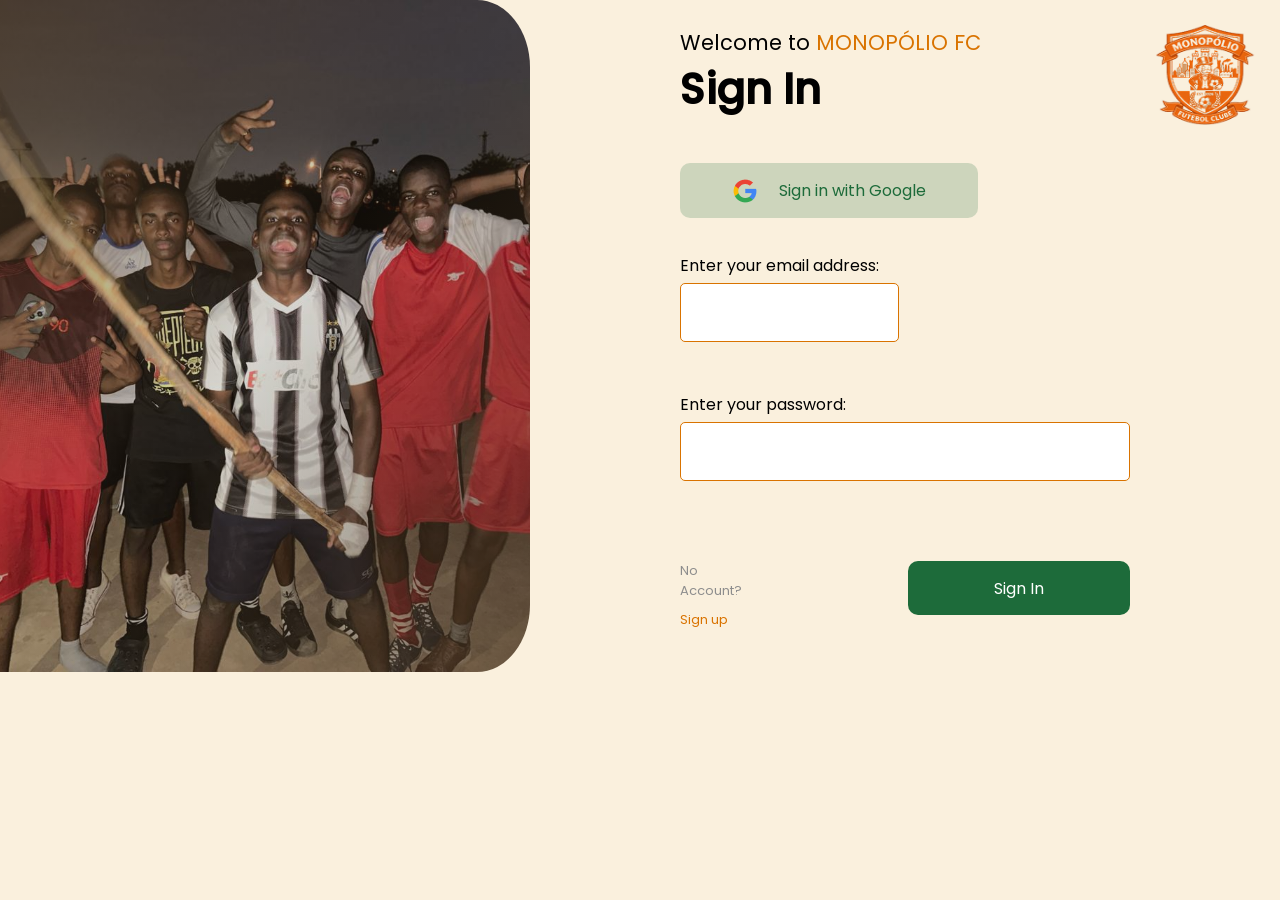
<file: app-front/index.html>
<!DOCTYPE html>
<html lang="en">
<head>
    <meta charset="UTF-8">
    <meta name="viewport" content="width=device-width, initial-scale=1.0">
    <title>Document</title>
    <link rel="stylesheet" href="style.css">
</head>
<body>
    <div id="central-box">
        <div class="side1"></div>
        <div class="side2">
            <p>Welcome to <span>MONOPÓLIO FC</span></p>
            <h1>Sign In</h1>

            <a href="#" class="link-google">
                <div class="sign-google">
                    <img src="assets/google.png" alt="Logo do Google">
                    <p class="p-google">Sign in with Google </p>
                </div>
            </a>

            <div>
            <form action="">
                <label for="username">Enter your email address:</label>
                <input type="email" id="username" name="username" required>

                <label for="password">Enter your password:</label>
                <input type="password" id="password" name="password" required>


                <div class="sign-up">
                    <div  class="sign-up-option">
                        <p class="no">No Account?</p>
                        <a href="regist.html">Sign up</a>
                    </div>
                    <button type="submit">Sign In</button>
                </div>
                
            </form>
        </div> 
        </div>
        <img src="assets/logo.png" alt="" class="logo">

               
    </div>

</body>
</html>
</file>
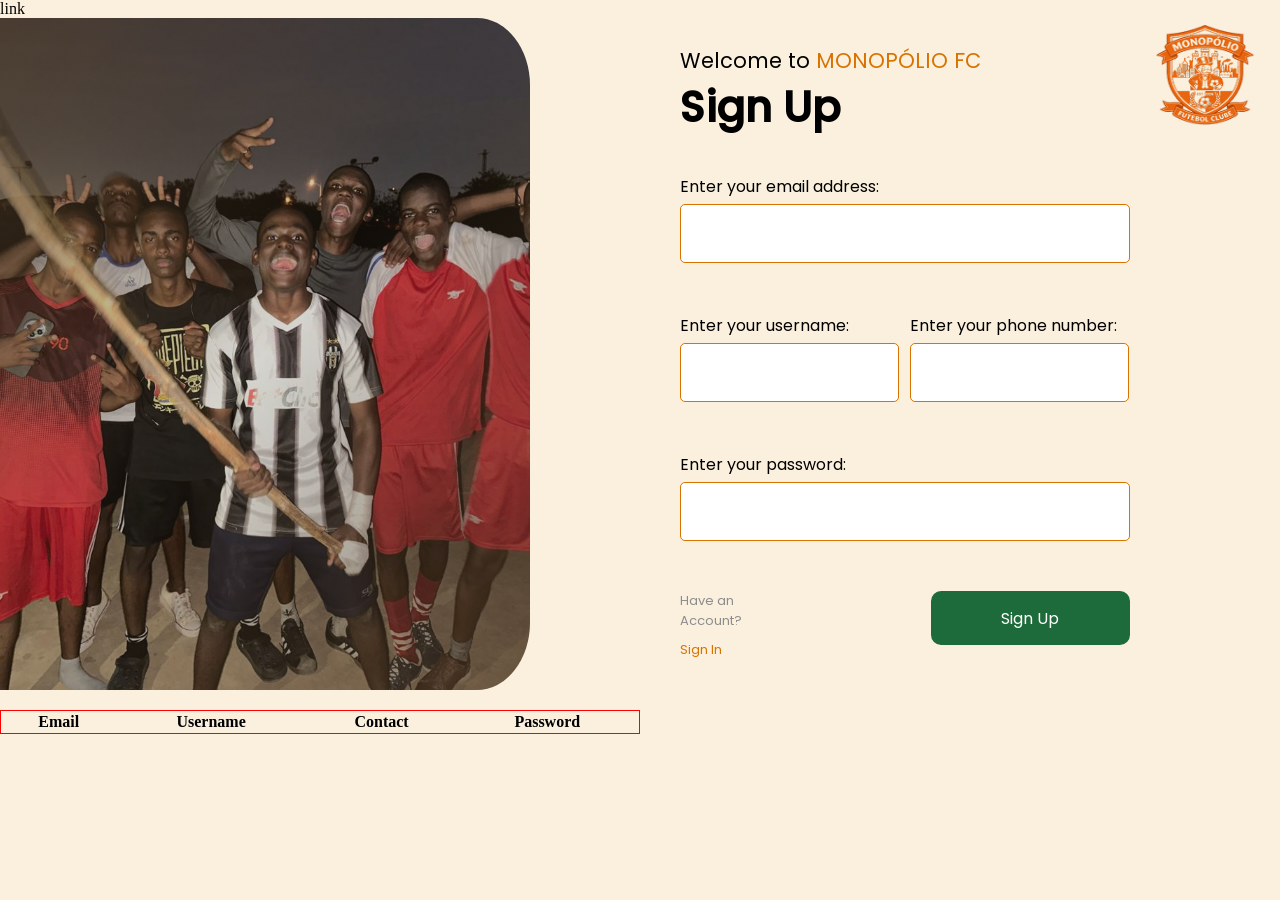
<file: app-front/regist.html>
<!DOCTYPE html>
<html lang="en">
<head>
    <meta charset="UTF-8">
    <meta name="viewport" content="width=device-width, initial-scale=1.0">
    <title>Document</title>
    <link rel="stylesheet" href="style.css">
    link
</head>
<body>
    <div id="central-box">
        <div class="side1"></div>
        <div class="side2">
            <p>Welcome to <span>MONOPÓLIO FC</span></p>
            <h1>Sign Up</h1>

            <div>
            <form id="formulario">
                <label for="email">Enter your email address:</label>
                <input type="email" id="email" name="email" required>

                <div class="contact-info">
                    <div class="contact-field"> 
                        <label for="username">Enter your username:</label>
                        <input type="text" id="username" name="username" required>
                    </div>

                    <div class="contact-field">
                        <label for="contact">Enter your phone number:</label>
                        <input type="number" id="contact" pattern="^(9(1|2|3|4|5|9|0)[0-9]{7})$" name="contact" required>
                    </div>
                </div>

                <label for="password">Enter your password:</label>
                <input type="password" id="password" name="password" required>


                <div class="sign-up-regist">
                    <div  class="sign-up-option">
                        <p class="no">Have an Account?</p>
                        <a href="index.html">Sign In</a>
                    </div>
                    <button type="submit" id="submit-btn">Sign Up</button>
                </div>
                
            </form>
        </div> 
        </div>
        <img src="assets/logo.png" alt="" class="logo">
    </div>

    <table id="data-table">
        <tr>
            <th>Email</th>
            <th>Username</th>
            <th>Contact</th>
            <th>Password</th>
        </tr>
    </table>

    <script src="script.js"></script>

</body>
</html>
</file>
<file: app-front/style.css>
*{
    margin: 0;
    padding: 0;
}

@font-face {
    font-family: 'PoppinsRegular';
    src: url(fonts/Poppins-Regular.ttf) format('truetype');
    font-weight: 500;
    font-size: 21px;
    font-style: normal;
}

@font-face {
    font-family: 'PoppinsRegular16';
    src: url(fonts/Poppins-Regular.ttf) format('truetype');
    font-weight: 500;
    font-size: 16px;
    font-style: normal;
}

@font-face {
    font-family: 'PoppinsMedium';
    src: url(fonts/Poppins-Medium.ttf) format('truetype');
    font-weight: medium;
    font-style: normal;
}

body{
    background-color: #FAF0DD;
}

#central-box{
    display: flex;
    flex-direction: row;
    align-items: center;
    justify-content: flex-start;
    height: 672px;
    width: 100%;
}

.side1{
    background-color: #ffffff;
    height: 100%;
    width: 50%;
    border-radius: 0px 10% 10% 0px;
    margin: 0px;
    background-repeat: no-repeat;
    background-size: cover;
    background-position: center;
    width: 50%;
    height: 100%;
    background-image:
        linear-gradient(
            to bottom right,
            #4f3c28b3 0%, /* Sépia forte no canto superior esquerdo */
            rgba(79, 60, 40, 0.2) 50%, /* Sépia suave no centro */
            #4f3c28b3 100% /* Sépia forte no canto inferior direito*/ 
        ),url('assets/background.jpeg');  
}

.logo{
    width: 100px;
    height: 100px;
    position: fixed;
    right: 0;
    top: 0;
    margin-top: 25px;
    margin-right: 25px;
}

.side2{
    width: 451px;
    height: 618px;
    margin-right: 150px;
    margin-left: 150px;
    font-size: 21px;
    font-family: 'PoppinsRegular'; 
}

.p-google{
    color: #1D6B3A;
    font-size: 16px;
}
.side2 span{
    color: #D97300;
    font-family: 'PoppinsRegular'; 
}

.side2 h1{
    font-family: 'PoppinsMedium'  !important;
}

.sign-google{
    width: 298px;
    height: 55px;
    background-color: rgba(29, 107, 58, 20%);
    display: flex;
    align-items: center;
    justify-content: center;
    margin-top: 42px;
    border-radius: 10px;
    gap: 21px;
}

.sign-google img{
    width: 26px;
    height: 26px;
}

.link-google{
    text-decoration: none;
}

.sign-google:hover{
    background-color: rgba(29, 107, 58, 40%);
    transition: background-color 0.3s ease;
}

form{
    margin-top: -15px;
}

label{
    font-family: 'PoppinsRegular16';
    font-size: 16px;
    margin-top: 50px;
    display: block;
}

input{
    width: 428px;
    height: 57px;
    border-radius: 5px;
    border: 1px solid #D97300;
    padding: 0 10px;
    margin-top: 5px;
}

input:focus{
    border-color: rgba(29, 107, 58, 20%);
    background-color: rgba(29, 107, 58, 20%);
    outline: none;
}

#username, #contact{
    width: 197px;
}

.contact-info{
    display: flex;
    gap: 10px;
}

.contact-field{
    display: flex;
    flex-direction: column;
    flex: 1;
}

.contact-field label{
    margin-top: 50px;
    margin-bottom: 5px;
}

.contact-field input{
    margin-top: 0px;
}

.sign-up{
    margin-top: 80px;
    display: flex;
    gap: 150px;

}

.sign-up-regist{
    display: flex;
    margin-top: 50px;
    gap: 150px;
}

.sign-up-option a{
    text-decoration: none;
    font-size: 13px;
    color: #D97300;
}

.sign-up-option a:hover{
    text-decoration: underline;
}

.no{
    font-size: 13px;
    color: #8d8d8d;
}

button{
    height: 54px;
    width: 236px;
    background-color: #1D6B3A;
    border: none;
    color: white;
    font-family: 'PoppinsRegular16';
    font-size: 16px;
    border-radius: 10px;
    cursor: pointer;
}

button:hover{
    background-color: #1D6B3A;
    opacity: 0.8;
    transition: opacity 0.3s ease;
}

#data-table{
    border: 1px solid red;
    width: 50%;
    margin-top: 20px;
}
</file>
